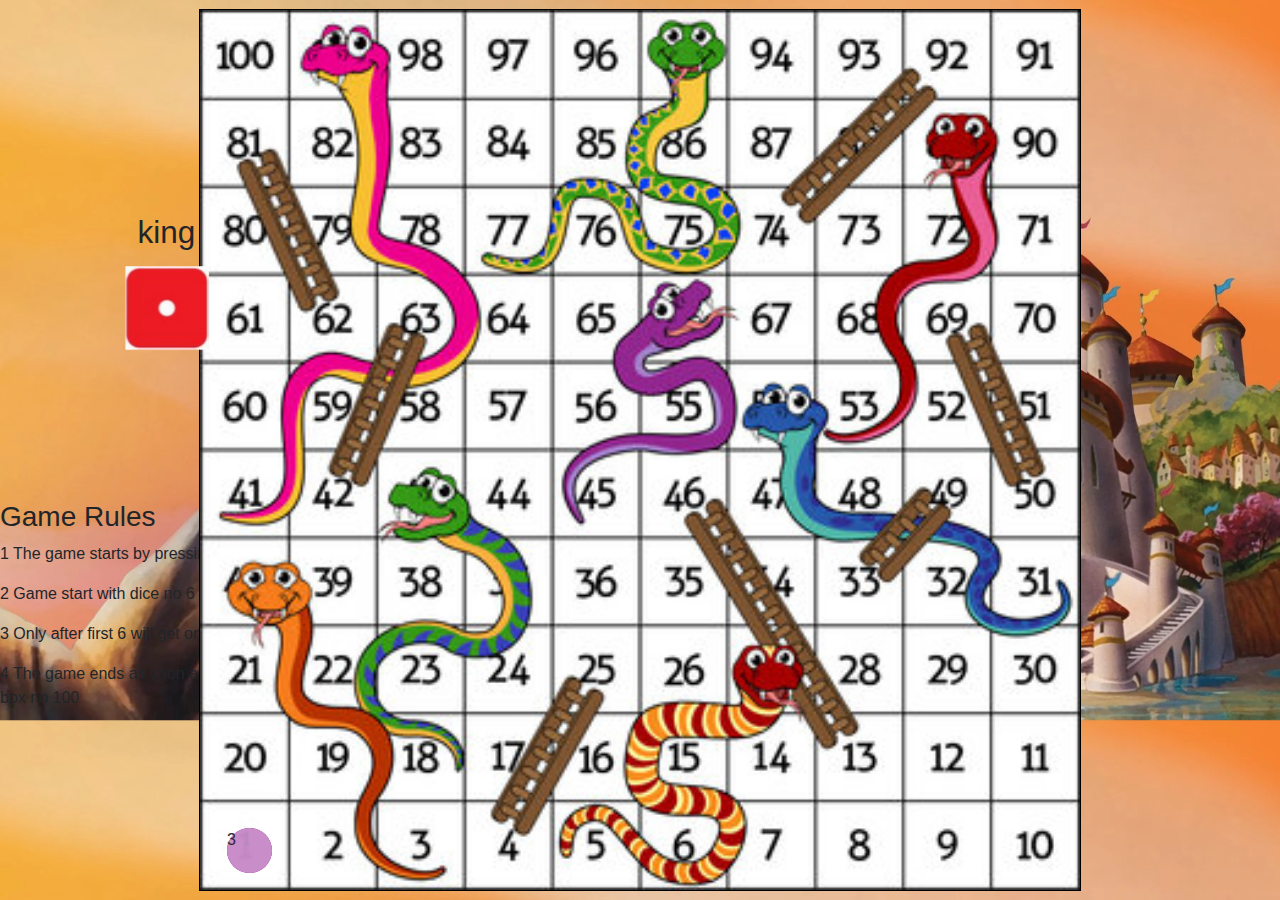
<file: Snake & lader 4.html/index.html>
<!DOCTYPE html>
<html lang="en">
<head>
    <meta charset="UTF-8">
    <meta name="viewport" content="width=device-width, initial-scale=1.0">
    <title>Document</title>
    <link rel="stylesheet" href="https://cdn.jsdelivr.net/npm/bootstrap@5.3.1/dist/css/bootstrap.min.css">
    <script src="https://cdn.jsdelivr.net/npm/bootstrap@5.3.1/dist/js/bootstrap.bundle.min.js"></script>
    <link rel="stylesheet" href="style.css">
</head>
<body>
    <div id='main' >
        <div class='players' id='red'><p style="margin-left:15px ; color: black;">1</div>
        <div class='players' id='blue'>2</div>
        <div class='players' id='pink'>3</div>
        <!-- <div class='players' id='black'>4</div> -->
        <div class='box'></div>
        <div class='box'></div>
        <div class='box'></div>
        <div class='box'></div>
        <div class='box'></div>
        <div class='box'></div>
        <div class='box'></div>
        <div class='box'></div>
        <div class='box'></div>
        <div class='box'></div>
        <div class='box'></div>
        <div class='box'></div>
        <div class='box'></div>
        <div class='box'></div>
        <div class='box'></div>
        <div class='box'></div>
        <div class='box'></div>
        <div class='box'></div>
        <div class='box'></div>
        <div class='box'></div>
        <div class='box'></div>
        <div class='box'></div>
        <div class='box'></div>
        <div class='box'></div>
        <div class='box'></div>
        <div class='box'></div>
        <div class='box'></div>
        <div class='box'></div>
        <div class='box'></div>
        <div class='box'></div>
        <div class='box'></div>
        <div class='box'></div>
        <div class='box'></div>
        <div class='box'></div>
        <div class='box'></div>
        <div class='box'></div>
        <div class='box'></div>
        <div class='box'></div>
        <div class='box'></div>
        <div class='box'></div>
        <div class='box'></div>
        <div class='box'></div>
        <div class='box'></div>
        <div class='box'></div>
        <div class='box'></div>
        <div class='box'></div>
        <div class='box'></div>
        <div class='box'></div>
        <div class='box'></div>
        <div class='box'></div>
        <div class='box'></div>
        <div class='box'></div>
        <div class='box'></div>
        <div class='box'></div>
        <div class='box'></div>
        <div class='box'></div>
        <div class='box'></div>
        <div class='box'></div>
        <div class='box'></div>
        <div class='box'></div>
        <div class='box'></div>
        <div class='box'></div>
        <div class='box'></div>
        <div class='box'></div>
        <div class='box'></div>
        <div class='box'></div>
        <div class='box'></div>
        <div class='box'></div>
        <div class='box'></div>
        <div class='box'></div>
        <div class='box'></div>
        <div class='box'></div>
        <div class='box'></div>
        <div class='box'></div>
        <div class='box'></div>
        <div class='box'></div>
        <div class='box'></div>
        <div class='box'></div>
        <div class='box'></div>
        <div class='box'></div>
        <div class='box'></div>
        <div class='box'></div>
        <div class='box'></div>
        <div class='box'></div>
        <div class='box'></div>
        <div class='box'></div>
        <div class='box'></div>
        <div class='box'></div>
        <div class='box'></div>
        <div class='box'></div>
       
         </div>
         <div id='side'>
            <p id='p_turn'>king</p>
            <div id='cube_outer'>
                <div id='cube_inner'>
                    <div id='front'><img src='1.png.jpg'></div>
                    <div id='back'><img src='2.png.jpg'></div>
                    <div id='left'><img src='3.png.jpg'></div>
                    <div id='right'><img src='4.png.jpg'></div>
                    <div id='top'><img src='5.png.jpg'></div>
                    <div id='bottom'><img src='6.png.jpg'></div>
                </div>
            </div>
         </div>
         <div style="border: 0px solid; width: 350px; height: 200px; margin-top: 500px;">
            <h3>Game Rules</h3>
            <p>1 The game starts by pressing the q button </P>
            <p>2 Game start with dice no 6</p>
            <p>3 Only after first 6 will get one more chance</p>
            <p>4 The game ends as soon as anyone reaches box no 100</p>
        </div>

         <!-- <div class="container1"
            style="border-radius: 50%; border: 1px solid rgb(181, 181green, blue); width: 100px; height: 100px; margin-left: 100px; position: absolute; background-color: rgb(243, 173, 44); margin-top: 200px;">
            <img id="hi" src="one.png" width="60px" height="60px" style="margin-left: 20px; margin-top: 20px;">
         </div>
         <form>

            <input type="Button" value="roll Dice" onclick="roll()" style="margin-top: 35px; margin-left: 15px;background-color: bisque;">

        </form> -->
</body>
<script src="script.js"></script>
</html>
</file>
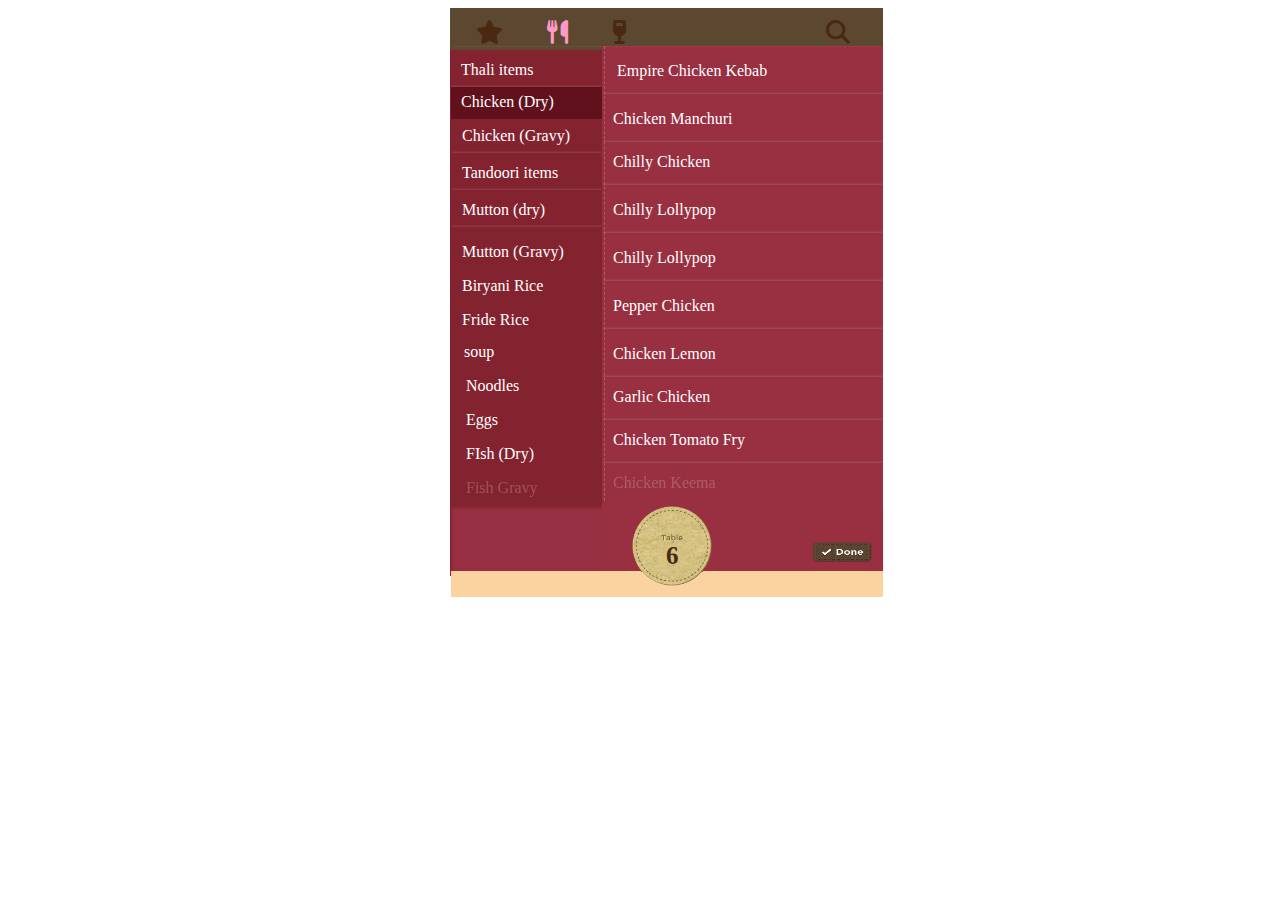
<file: Menu task 2.html/menu.html>
<!DOCTYPE html>
<html lang="en">

<head>
    <meta charset="UTF-8">
    <meta name="viewport" content="width=device-width, initial-scale=1.0">
    <title>Document</title>
    <link src="stylesheet" href="./style.css">
    <link rel="stylesheet" type="text/css"
        href="https://cdnjs.cloudflare.com/ajax/libs/font-awesome/6.4.2/css/all.min.css">
</head>

<body style="margin-left: 450px;">
    <div style="border: 1px solid #5c4830; width: 431px; height: 40px; background-color: #5c4830; margin: 0 auto; text-align: center; margin-left: -0px;">

        <i class="fa-sharp fa-solid fa-star fa-xl" style="margin-left:-8px;margin-top: -200px;color: #4b2811;"></i>
    
        <i class="fa-solid fa-utensils fa-xl" style="color: #ff99c5;margin-left: 40px;"></i>
    
        <i class="fa-sharp fa-solid fa-wine-glass fa-xl" style="color:#4b2811;margin-left: 40px;"></i>

        <i class="fa-solid fa-magnifying-glass fa-xl" style="margin-left:195px;color: #4b2811; margin-top: 23px;"></i>
    
        <p style="margin-top: -5px; color:#eea06c; opacity: 0.1;">--------------------------------------------------------------------------------</p>
    </div>
    
    <div style=" border: 1px solid #842330; width: 150px; height: 524px; background-color: #842330;">
        <p style="margin-left: 10px;color: white; margin-top: 10px;">Thali items</p>
            <hr style="opacity: 0.1; margin-top: -10px;">

            <!-- <p style="margin-top: -2px; margin-left:10px ;color: white;">Chicken (Dry)
                <hr style="opacity: 0.1; margin-top: -10px;">
            </p> -->
            <div
            style="margin-top: -8px; border: 1px solid #61111c;width:149px;height: 30px; margin-left: 0px;background-color: #61111c;">
            <div style="margin-top: 5px; margin-left:9px;color: white;">Chicken (Dry)
            </div>
            <br>
            <p style="margin-top: -2px; margin-left: 10px;color: white;">Chicken (Gravy)
                <hr style="opacity: 0.1; margin-top: -10px;">
            </p>
            <p style="margin-top: -5px;margin-left: 10px;color: white;">Tandoori items
                <hr style="opacity: 0.1;margin-top: -10px;">
            </p>
            <p style="margin-top: -5px;margin-left: 10px;color: white;">Mutton (dry)
                <hr style="opacity: 0.1;margin-top: -10px;">
            </p>

            <p style="margin-top: 3px;margin-left: 10px;color: white;">Mutton (Gravy)
                <!-- <hr style="opacity: 0.1;margin-top: -10px;"> -->
            </p>
            <p style="margin-top: 3px;margin-left: 10px;color: white;">Biryani Rice
                <!-- <hr style="opacity: 0.1;margin-top: -10px;"> -->
            </p>
            <div style="margin-top: 3px;margin-left: 10px;color: white;">Fride Rice
            </p>
            <div style="margin-top: -2px;margin-left: 2px;color: white;">soup

            </p>
            <p style="margin-top: 3px;margin-left: 2px;color: white;">Noodles

            </p>
            <p style="margin-top: 3px;margin-left: 2px;color: white;">Eggs

            </p>
            <p style="margin-top: 4px;margin-left: 2px;color: white;">FIsh (Dry)

            </p>

            <p style="margin-top: 10px; opacity: 0.2;margin-left: 2px;color: white; ">Fish Gravy</p>
            <!-- <p style="margin-top: 64px; color:#eea06c; opacity: 0.1; margin-left: -13px;">----------------------------</p> -->

        </div>
        <br>
        <div
            style=" border: 1px solid #983042; width: 279px; height: 524px; background-color: #983042; margin-top: -485px; margin-left: 140px;">
            <p style="color: white; margin-top: 15px; margin-left: 14px;">Empire Chicken Kebab
                <hr style="color: white; opacity: 0.1;margin-top: -4px;">
            </p>
            <p style="margin-top: 28px; color: white; margin-left: 10px; margin-top: 14px;">Chicken Manchuri
                <hr style="opacity: 0.1;margin-top: -4px;">
            </p>
            <p style="margin-top: -5px;color: white; margin-left: 10px;">Chilly Chicken
                <hr style="color: white;opacity: 0.1;margin-top: -4px;">
            </p>
            <p style="margin-top: 15px; color: white; margin-left: 10px;">Chilly Lollypop
                <hr style="color: white;opacity: 0.1;margin-top: -4px;">
            </p>

            <p style="margin-top: 15px; color: white; margin-left: 10px;">Chilly Lollypop
                <hr style="color: white;opacity: 0.1;margin-top: -4px;">
            </p>

            <p style="margin-top: 15px; color: white; margin-left: 10px;">Pepper Chicken
                <hr style="color: white;opacity: 0.1;margin-top: -4px;">
            </p>
            <p style="margin-top: 10px;color: white; margin-left: 10px;">Chicken Lemon
                <hr style="color: white;opacity: 0.1;margin-top: -4px;">
            </p>
            <p style="margin-top: -5px; color: white; margin-left:10px ;">Garlic Chicken
                <hr style="color: white;opacity: 0.1;margin-top: -4px;">
            </p>
            <p style="margin-top: -5px; color: white; margin-left: 10px;">Chicken Tomato Fry
                <hr style="color: white;opacity: 0.1;margin-top: -4px;">
            </p>
            <p style="margin-top: -5px; margin-left: 10px;opacity: 0.2;">Chicken Keema
        
            <div class="vertical-line"
                style=" border-left: 1px dashed white; opacity: 0.2; height: 455px; margin: 0 2px; margin-top: -462px;margin-left: 1px;">
            </div>
            <div style="margin-top: 80px;">
            <!-- <img src="done.png" style="margin-left: 100px; margin-top: 10px;height: 20px;width: 50px;"> -->
        </div>
        </div>

<!-- 
        <div style="position: relative;">
            <div style="border: 1px solid #983042; width: 431px; height: 64px; margin-left: -10px; margin-top: -64px; background-color: #983042; opacity: 0.95; filter: blur(1px); -webkit-filter: blur(1px); position: absolute; z-index: 1;">
                <img src="done.png" style="margin-left: 100px; margin-top: -px;height: 20px;width: 50px;">

            </div> -->

            <div style="position: relative;">
                <div style="border: 1px solid #983042; width: 428px; height: 64px; margin-left: -10px; margin-top: -64px; background-color: #983042; opacity: 0.95; filter: blur(1px); -webkit-filter: blur(1px); position: absolute; z-index: 1;"></div>
                
                <img src="done.png" style="margin-left: 350px; margin-top: -30px; height: 20px; width: 60px; position: absolute; z-index: 2;">
            </div>
            

        
            <div style="border: 1px solid #fad3a1; width: 430px; height: 24px; margin-left: -11px; background-color: #fad3a1; position: relative; z-index: 3;margin-top: -1px;">

                <img src="round_table.png" style="height: 80px; width: 80px; margin-top: -200px; margin-left: 180px; position: relative; z-index: 4;">
               

               
                <p style="margin-left: 214px; color: #4b2811; margin-top: -48px; font-size: 25px; position: relative; z-index: 4;"><strong>6</strong></p>
            </div>
        </div>
</body>

</html>
</file>
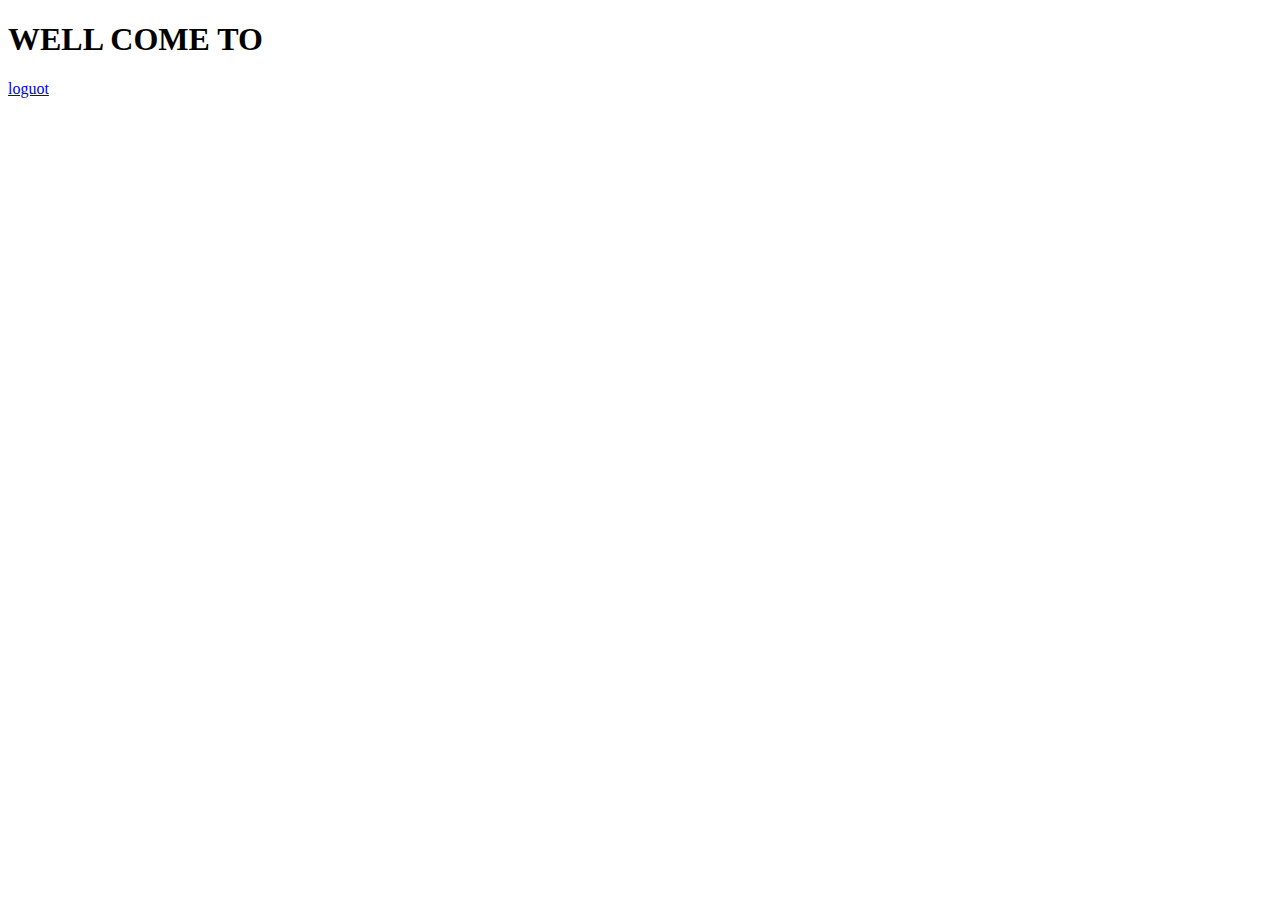
<file: Registration system/registration/templates/home.html>
<!DOCTYPE html>
<html lang="en">
<head>
    <meta charset="UTF-8">
    <meta name="viewport" content="width=device-width, initial-scale=1.0">
    <title>Document</title>
</head>
<body>
    <h1>WELL COME TO</h1>
<a href="{% url 'logout' %}"  class="btn btn-primary">loguot</a>
</body>
</html>
</file>
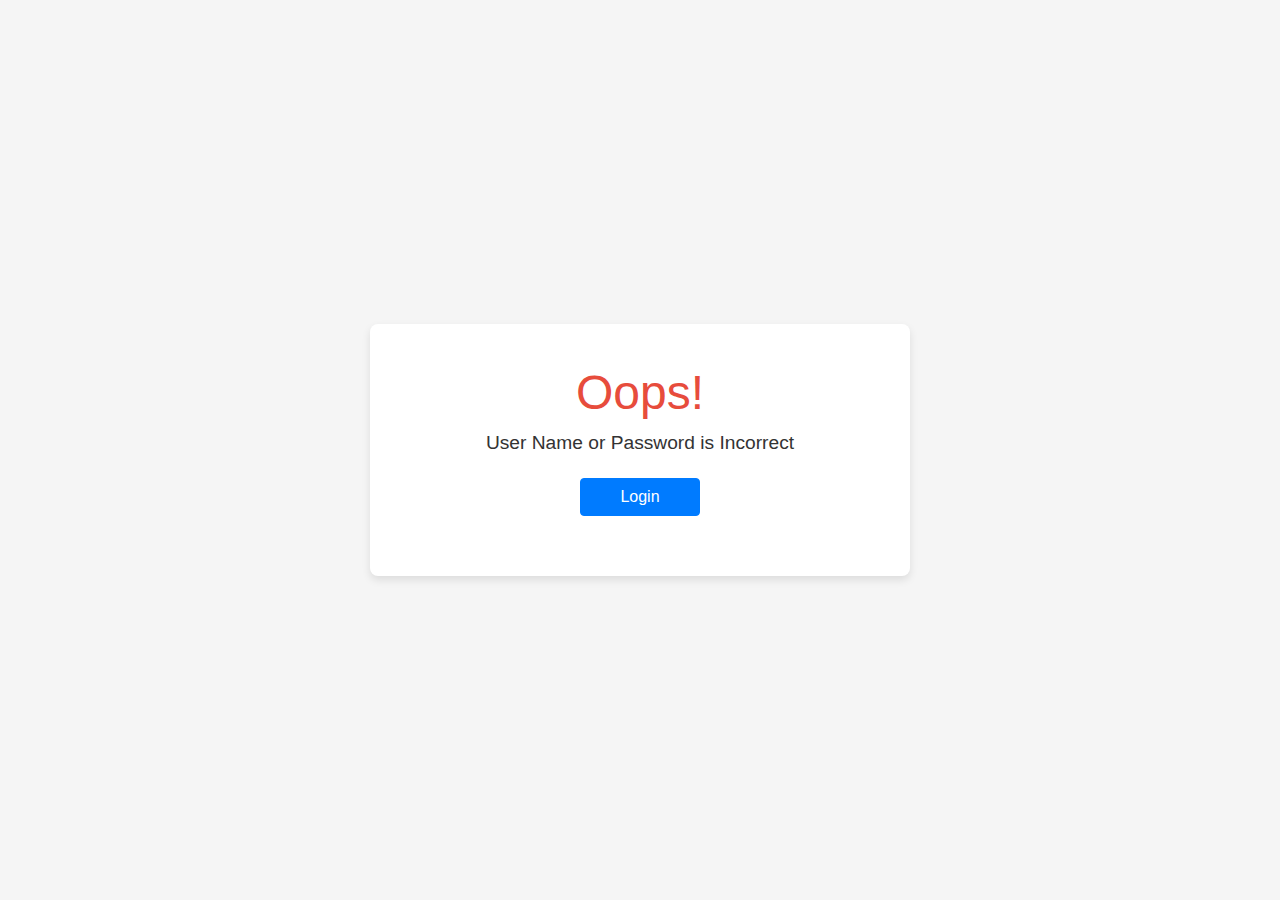
<file: CMC Project/public/council/templates/index5.html>
<!DOCTYPE html>
<html lang="en">
<head>
  <meta charset="UTF-8">
  <meta name="viewport" content="width=device-width, initial-scale=1.0">
  <title>Error Page</title>
  <link rel="stylesheet" href="https://stackpath.bootstrapcdn.com/bootstrap/4.5.2/css/bootstrap.min.css">
  <style>
    body {
      display: flex;
      justify-content: center;
      align-items: center;
      height: 100vh;
      background-color: #f5f5f5;
    }
    
    .error-content {
      background-color: #fff;
      padding: 40px;
      border-radius: 8px;
      box-shadow: 0 4px 8px rgba(0, 0, 0, 0.1);
      text-align: center;
    }
    
    h1 {
      font-size: 3em;
      color: #e74c3c;
    }
    
    p {
      font-size: 1.2em;
      color: #333;
      margin-bottom: 20px;
    }

    .custom-button {
      display: block;
      width: 120px; /* Adjust width as needed */
      margin: 20px auto; /* Center horizontally with some margin */
    }
  </style>
</head>
<body>
  <div class="container">
    <div class="row justify-content-center">
      <div class="col-md-6">
        <div class="error-content text-center">
          <h1>Oops!</h1>
          <p>User Name or Password is Incorrect</p>
          <a href="{% url 'login' %}" class="btn btn-primary custom-button">Login</a>
        </div>
      </div>
    </div>
  </div>

  <script src="https://stackpath.bootstrapcdn.com/bootstrap/4.5.2/js/bootstrap.min.js"></script>
</body>
</html>
</file>
<file: Snake & lader 4.html/style.css>
body{
   /* background-color: aliceblue;*/
    font-family: Arial, Helvetica, sans-serif;
    background-image: url(bgtwo.jpg.webp);
    background-size: cover;
}

#main{
    position: absolute;
    margin: auto;
    top: 0;
    left: 0;
    right: 0;
    bottom: 0;
    border: 0.1vmin solid black;
    height: 98vmin;
    width: 98vmin;
    background-image: url(snakeladder.jpg);
    background-size: cover;
}

.box{
    float: left;
    height: 9.775vmin;
    width: 9.765vmin;
   /* border: 0.1vmin solid black;*/
    text-align: center;
    line-height: 9.601vmin;
    font-size: 2.5vmin;
   /* background-color: antiquewhite;*/
}
#side{
    position: absolute;
    top: 1vmin;
    left:1vmin;
    height: 25vmin;
    width: 35vmin;
    /*border: 0.2vmin solid black;*/
  /* background-color: aliceblue;*/
    text-align: center;
    font-size: 3.5vmin;
    border-radius: 2px;
    margin-top: 200px;
}
#cube_outer{
    height: 8vmin;
    width: 8vmin;
    perspective: 30vmin;
    margin: auto;
}
#cube_inner{
    height: 100%;
    width: 100%;
    position: absolute;
    transform-style: preserve-3d;
    transition: all 0.75s linear;
}
#cube_inner div{
    height: 100%;
    width: 100%;
    position: absolute;
}
#front{
    transform: translateZ(4vmin);
}
#back{
    transform: rotateY(180deg) translateZ(4vmin);
}
#left{
    transform: rotateY(-90deg) translateX(-4vmin);
    transform-origin: left;
}
#right{
    transform:rotateY(90deg) translateX(4vmin);
    transform-origin: right;
}
#top{
    transform: rotateX(-90deg) translateY(-4vmin);
    transform-origin: top;
}
#bottom{
    transform: rotateX(90deg) translateY(4vmin);
    transform-origin: bottom;
}
img{
    height: 100.3%;
    width: 100.3%;
}
.players{
   position: absolute;
    top: 90.9vmin;
    left: 3vmin;
    height: 5vh;
    width: 5vh;
    border-radius: 50%;
    opacity: 0.7;
    transition-duration: 0.2s;
    transition-property: margin;
}
.players:nth-child(1){background-color: red;}
.players:nth-child(2){background-color: blue;}
.players:nth-child(3){background-color: pink;}
/* .players:nth-child(4){background-color: black;} */
</file>
